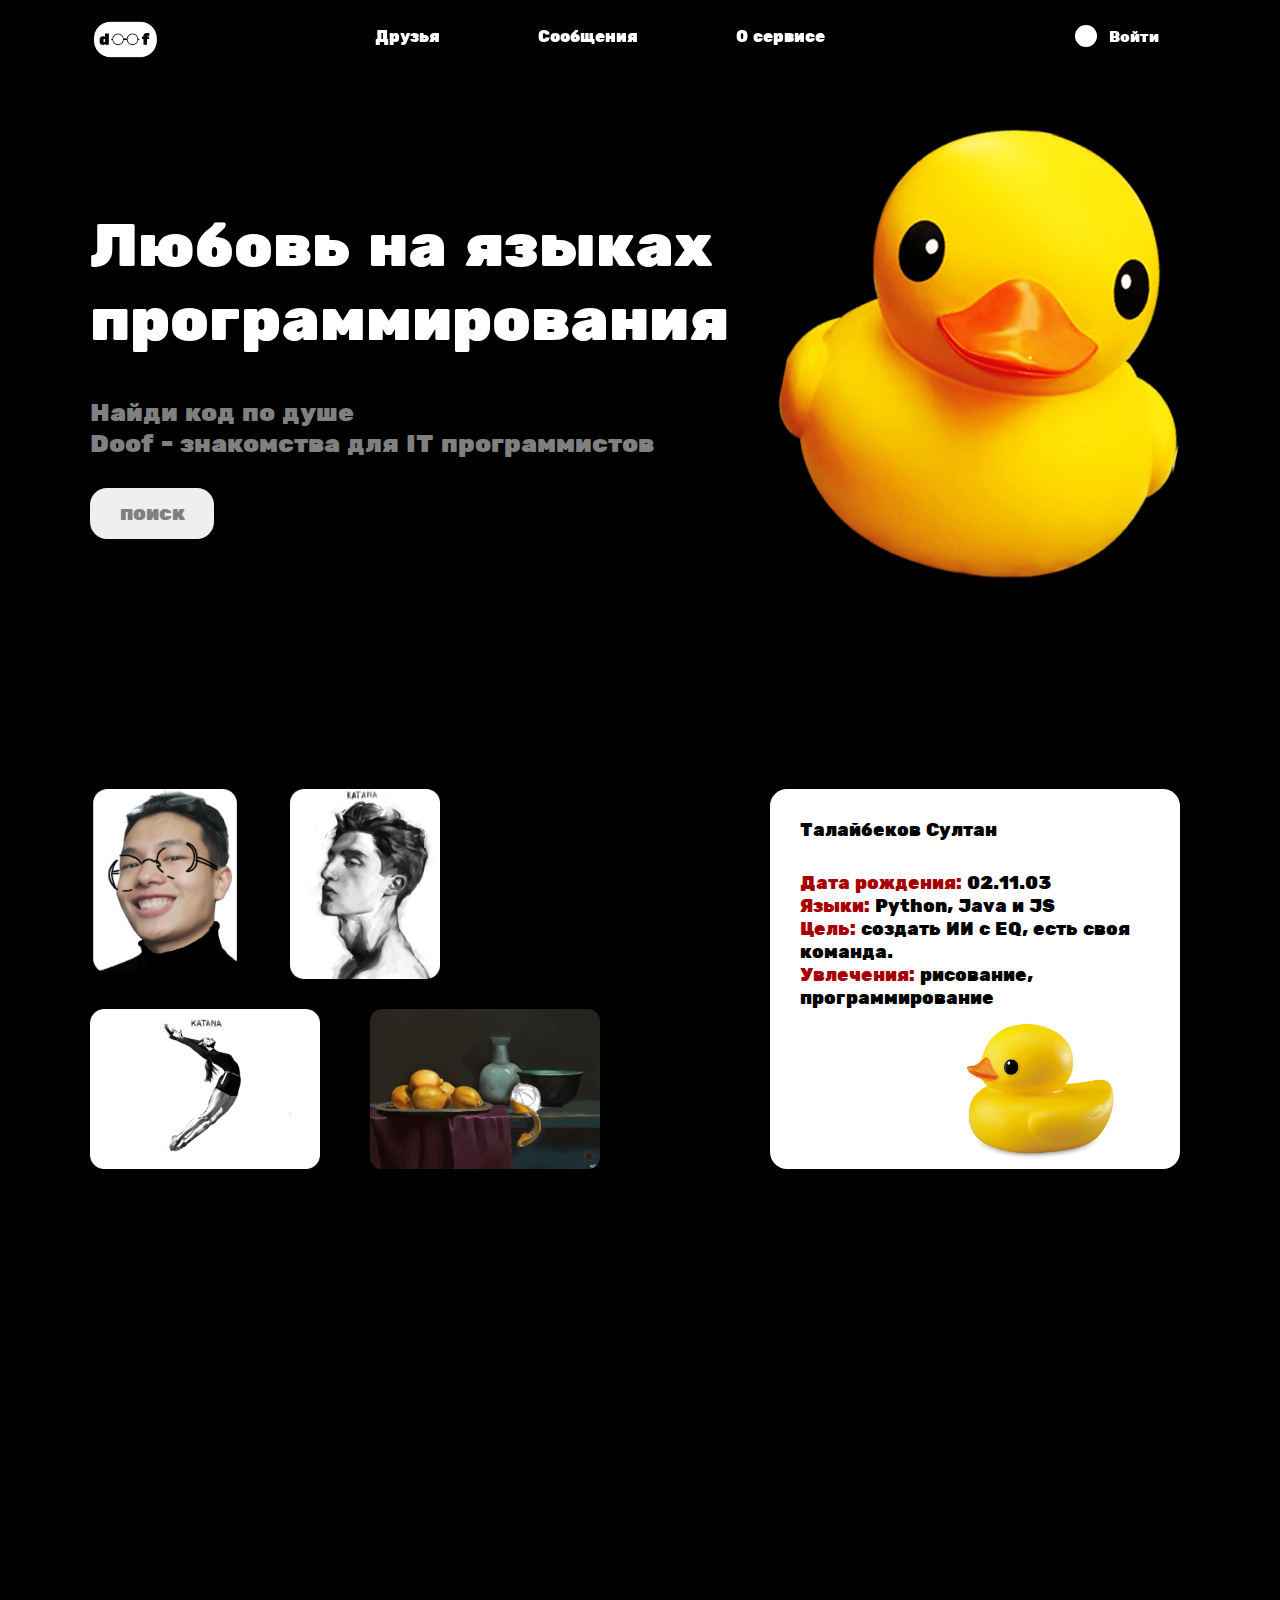
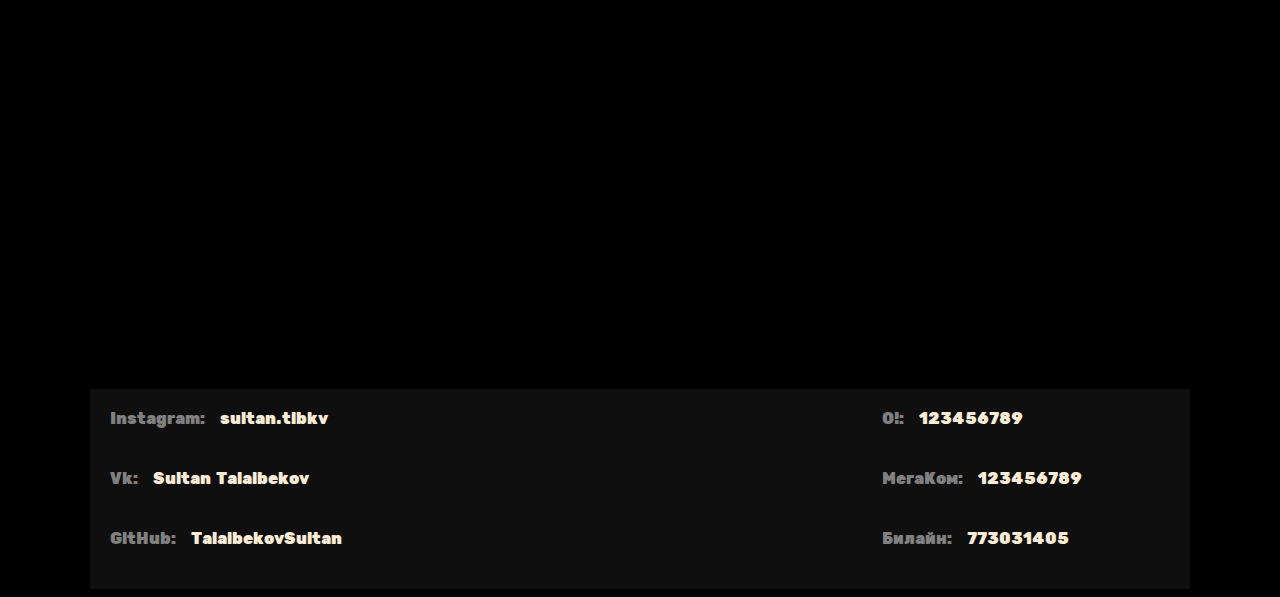
<file: index.html>
<!DOCTYPE html>
<html lang="ru">
<head>
    <meta charset="UTF-8">
    <link rel="stylesheet" href="ccs/style.css">
    <link rel="preconnect" href="https://fonts.gstatic.com">
    <link href="https://fonts.googleapis.com/css2?
    family=Open+Sans&family=Rubik+Mono+One&display=swap"
          rel="stylesheet">
    <title>Doof.IT</title>
</head>
<body>

<header class="header">
    <div class="container">
        <div class="panel">
            <a href="index.html"><img src="img/gl3.png" alt="" ></a>
            <ul class="panel__list">
                <li class="panel__list-item">
                    <a href="lesson1.html">Друзья</a>
                </li>
                <li class="panel__list-item">
                    <a href="lesson1.html">Сообщения</a>
                </li>
                <li class="panel__list-item">
                    <a href="lesson1.html">О сервисе</a>
                </li>
            </ul>
                <div class="logotype"></div>
                <div class="vhod">
                    <a href="lesson1.html">Войти</a>
                </div>
        </div>
    </div>
</header>
<section class="utochka">
    <div class="container">
        <div class="inner">
            <div class="inner__box">
                <h1>Любовь на языках <br>
                    программирования</h1>
                <h2>Найди код по душе <br>
                    Doof - знакомства для IT программистов
                </h2>
                <button class="search"><a href="lesson1.html">поиск</a>
                </button>
            </div>
            <img src="img/kisspng-rubber-duck-lovely-big-yellow-duck-5a7162d4b3eca8.651725071517380308737.png" alt="">
        </div>
    </div>
</section>
<div class="inform">
    <div class="foto">
        <div class="fotki1">
            <img src="img/02.png" alt="" >
            <img src="img/01.png" alt="" >
        </div>
        <div class="fotki2">
            <img src="img/03.png" alt="" >
            <img src="img/04.png" alt="" >
        </div>
    </div>
    <div class="info">Талайбеков Султан <br>
        <div class="otstup">
            <span style="color: #A70000">
            Дата рождения:
        </span>
            02.11.03 <br>
            <span style="color: #A70000">
            Языки:
        </span> Python, Java и JS <br>
            <span style="color: #A70000">
            Цель:
        </span> создать ИИ с EQ, есть своя команда. <br>
            <span style="color: #A70000">
            Увлечения:
        </span> рисование, программирование
        </div>
        <div class="duck2">
            <img src="img/kisspng-rubber-duck-toy-bathtub-duck-transparent-png-5a718ed1012388.9877767315173915690047.png" alt="">
        </div>
    </div>
</div>
<div class="video">
    <div class="html">
        <iframe width="460" height="215" src="https://www.youtube.com/embed/CQL8B3wRBA0" frameborder="0" allow="accelerometer; autoplay; clipboard-write; encrypted-media; gyroscope; picture-in-picture" allowfullscreen></iframe>
    </div>
    <div class="htmlll">
        <iframe width="460" height="215" src="https://www.youtube.com/embed/WGIzvVwUfYs" frameborder="0" allow="accelerometer; autoplay; clipboard-write; encrypted-media; gyroscope; picture-in-picture" allowfullscreen></iframe>
    </div>
</div>

<div class="footer">
    <div class="mass">
        <div class="sultan">
            Instagram: <a href="https://www.instagram.com/sultan.tlbkv/">sultan.tlbkv</a>
        </div>
        <div class="sultan">
            Vk: <a href="https://vk.com/stalaybekov">Sultan Talaibekov</a>
        </div>
        <div class="sultan">
            GitHub: <a href="https://github.com/TalaibekovSultan">TalaibekovSultan</a>
        </div>
    </div>
   <div class="cont">
       <div class="nomber">О!: <span class="nombrr">
           123456789
       </span></div>
       <div class="nomber">МегаКом: <span class="nombrr">
           123456789
       </span></div>
       <div class="nomber">Билайн: <span class="nombrr">
           773031405
       </span></div>
   </div>
</div>

</body>
</html>
</file>
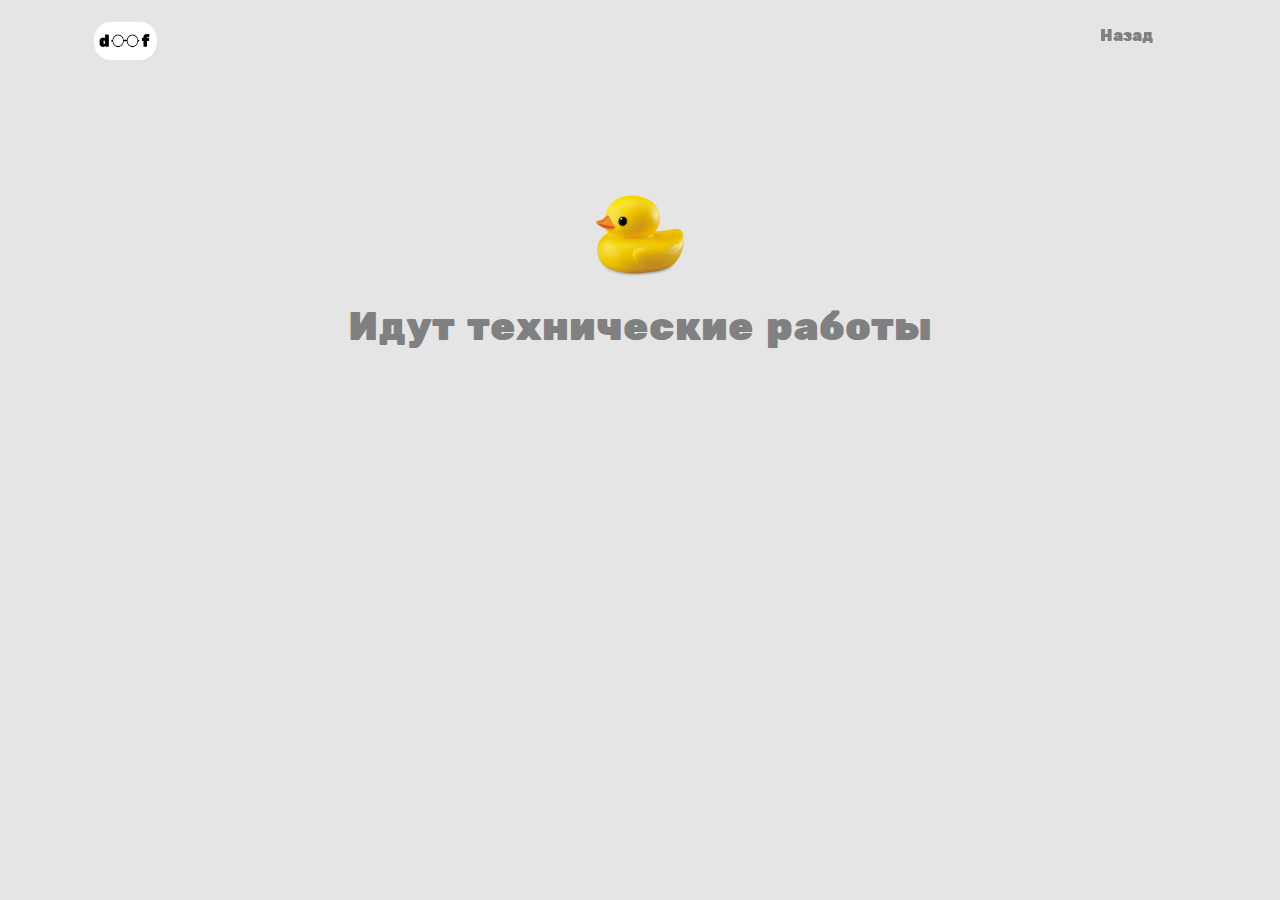
<file: lesson1.html>
<!DOCTYPE html>
<html lang="en">
<head>
    <meta charset="UTF-8">
    <link rel="stylesheet" href="ccs/lesson2.css">
    <link rel="preconnect" href="https://fonts.gstatic.com">
    <link href="https://fonts.googleapis.com/css2?
    family=Open+Sans&family=Rubik+Mono+One&display=swap"
          rel="stylesheet">
    <title>Lesson1</title>
</head>
<body>
<div class="duck">
    <div class="cont">
        <div class="content">
            <img src="img/kisspng-rubber-duck-toy-bathtub-duck-transparent-png-5a718ed1012388.9877767315173915690047.png" alt="">
        </div>
        <div class="tw">
            <span>Идут технические работы</span>
        </div>
    </div>
</div>
<header class="header">
    <div class="container">
        <div class="panel">
            <img src="img/gl3.png" alt="">
            <ul class="panel__list">
                <li class="panel__list-item">
                    <a href="index.html">Назад</a>
                </li>
            </ul>
        </div>
    </div>
</header>

</body>
</html>
</file>
<file: ccs/style.css>
@font-face {
    font-family: 'Rubik';
    src: url('../fonts/rubik.ttf');
    font-weight: 800;
}

a {
    text-decoration: none;
    color: #fff;
}

ul, ol {
    list-style: none;
}

body {
    background: black;
    font-family: "Rubik Mono One", sans-serif;;
    color: white;
}

.container {
    max-width: 1100px;
    width: 100%;
    margin: 0 auto;
}

.panel {
    font-family: 'Rubik';
    display: flex;
    position: fixed;
    top: 10px;
}
.panel__list {
    margin-left: 175px;
    display: flex;
    width: 450px;
    justify-content: space-between;
    align-items: center;
}
.panel__list a:hover{
    color: yellow;
}
.panel a{
    max-width: 70px;
    width: 30%;
    margin-top: 10px;
}

.utochka {
    margin: 120px 0;
}

.inner {
    display: flex;
    justify-content: space-between;
    font-family: 'Rubik';
    font-size: 30px;
}

.inner__box {
    padding: 50px 0px;
}

.inner__box h2 {
    font-size: 25px;
    margin: 0 auto;
    color: gray;
}

img {
    max-width: 420px;
    width: 100%;
}

.inform {
    max-width: 1100px;
    width: 100%;
    margin: 0 auto;
    margin-bottom: 300px;
    display: flex;
    margin-top: 200px;
}

.info {
    font-family: 'Rubik';
    width: 350px;
    height: 320px;
    border-radius: 17px;
    font-size: 18px;
    background-color: white;
    color: black;
    padding: 30px;
    margin-left: 450px;
}

.logotype {
    background-color: white;
    border-radius: 100%;
    width: 22px;
    height: 22px;
    margin-left: 250px;
    margin-top: 15px;
}

.vhod {
    font-size: 15px;
    margin-top: 18px;
    margin-left: 12px;
}
.vhod a:hover{
    color: yellow;

}

.search {
    font-family: 'Rubik';
    font-size: 20px;
    margin-top: 28px;
    width: 124px;
    height: 51px;
    border: 1px solid transparent;
    border-radius: 17px;
    padding: 8px 10px;
    outline: none;
    cursor: pointer;
    transition: .25s;
}

.search a {
    color: gray;
}

.search:hover {
    background: #000000;
    color: gray;
    border: 2px solid #fff;
}
.fotki1 {
    max-width: 150px;
    max-height: 190px;
    display: flex;

}
.fotki1 img + img {
    padding: 0 50px;
}
.fotki2 {
   max-width: 230px;
    min-height: 160px;
    display: flex;
    padding-top: 30px;
}
.fotki2 img + img {
    padding: 0 50px ;
}
.footer{
    background-color: #0F0F0F;
    height: 200px;
    margin: 0 auto;
    max-width: 1100px;
    display: flex;
}
.duck2{
    max-width: 200px;
    max-height: 197px;
    margin-left: 140px;
    margin-top: 5px;
}
.otstup{
    margin-top: 30px;
}
.sultan{
    font-family: 'Rubik';
    padding: 20px;
    color: gray;
}
.sultan a{
    margin-left: 10px;
    color: antiquewhite;
}
.cont{
    font-family: 'Rubik';
    margin-left: 500px;
    color: gray;
}
.nomber{
    padding: 20px;
}
.nombrr{
    color: antiquewhite;
    margin-left: 10px;
}
.video{
    margin: 0 auto;
    max-width: 1100px;
    margin-top: 200px;
    margin-bottom: 50px;
    display: flex;
    justify-content: space-between;
    margin-bottom: 300px;
}
</file>
<file: ccs/lesson2.css>
@font-face {
    font-family: 'Rubik';
    src: url('../fonts/rubik.ttf');
    font-weight: 800;
}
a{
    text-decoration: none;
    color: gray;
}
ul,ol {
    list-style: none;
}
body{
    background: #E5E5E5;
    padding: 0;
    margin: 0;
}
.container{
    max-width: 1100px;
    width: 100%;
    margin: 0 auto;
}
.panel{
    font-family: 'Rubik';
    display: flex;
    position: fixed;
    top: 10px;
}
.panel__list{
    margin-left: 900px;
    display: flex;
    width: 450px;
    justify-content: space-between;
    align-items: center;
}
.panel img{
    max-width: 70px;
    width: 30%;
    margin-top: 10px;
}
.cont {
    max-width: 1030px;
    margin: 0 auto;
}
.cont img{
    width: 120px;
    height: 89px;
}
.content{
    margin-top: 190px;
    text-align: center;
}
.tw{
    font-family: Rubik;
    color: gray;
    margin-top: 20px;
    text-align: center;
    font-size: 40px;
}
</file>
